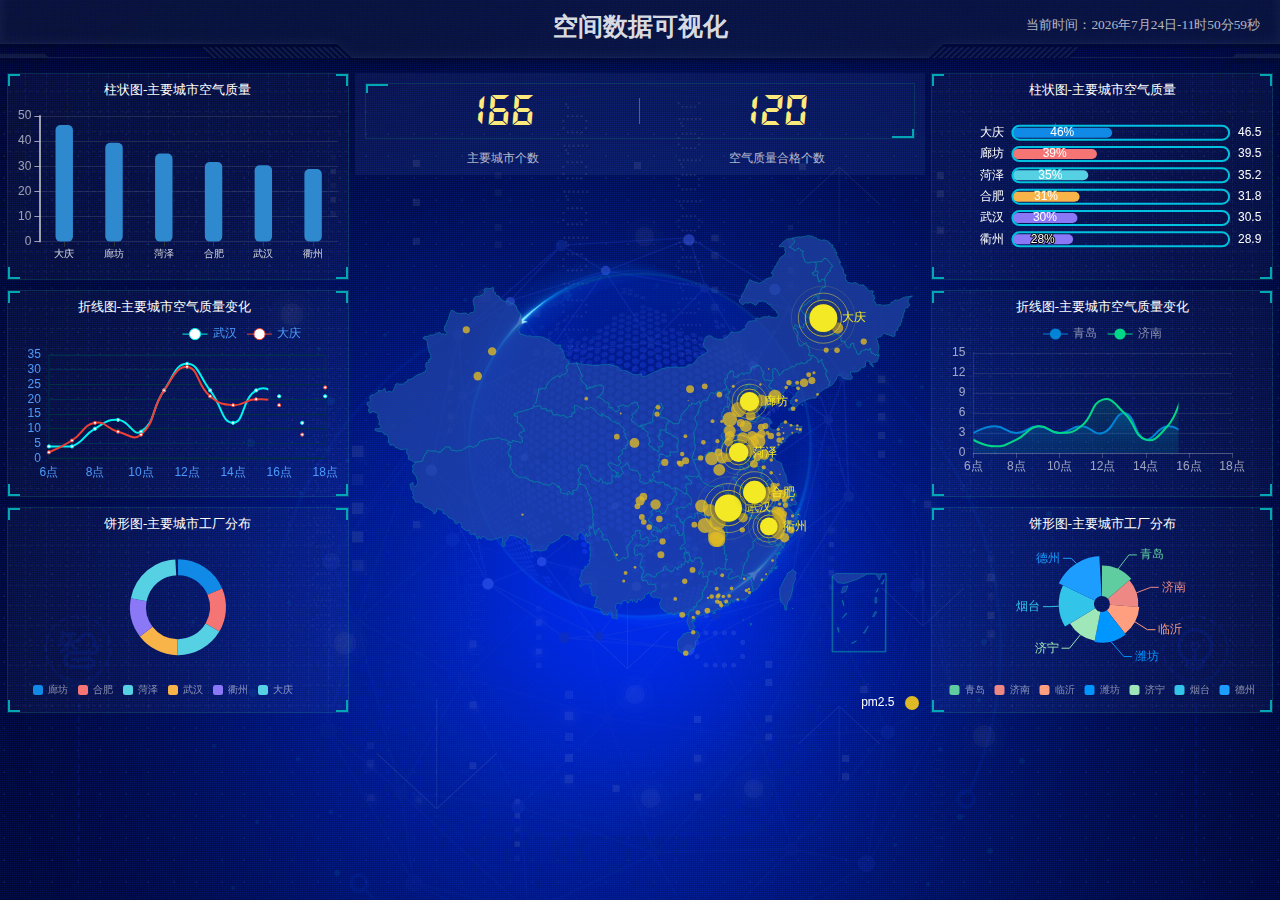
<file: index.html>
<!DOCTYPE html>
<html lang="en">
  <head>
    <meta charset="UTF-8" />
    <meta name="viewport" content="width=device-width, initial-scale=1.0" />
    <title>空间数据可视化</title>
    <link rel="stylesheet" href="css/index.css" />
  </head>
  <body>
    <!-- 头部 -->
    <header>
      <h1>空间数据可视化</h1>
      <div class="show-time"></div>
      <script>
        var t = null;
        t = setTimeout(time, 1000); //开始运行
        function time() {
          clearTimeout(t); //清除定时器
          dt = new Date();
          var y = dt.getFullYear();
          var mt = dt.getMonth() + 1;
          var day = dt.getDate();
          var h = dt.getHours(); //获取时
          var m = dt.getMinutes(); //获取分
          var s = dt.getSeconds(); //获取秒
          document.querySelector(".show-time").innerHTML =
            "当前时间：" +
            y +
            "年" +
            mt +
            "月" +
            day +
            "日-" +
            h +
            "时" +
            m +
            "分" +
            s +
            "秒";
          t = setTimeout(time, 1000); //设定定时器，循环运行
        }
      </script>
    </header>

    <!-- 页面主体 -->
    <section class="mainbox">
      <!-- 左侧盒子 -->
      <div class="column">
        <div class="panel bar">
          <h2>柱状图-主要城市空气质量</h2>
          <!-- 图表放置盒子 -->
          <div class="chart"></div>
          <!-- 伪元素绘制盒子下边角 -->
          <div class="panel-footer"></div>
        </div>
        <div class="panel line">
          <h2>折线图-主要城市空气质量变化
            <a class="a-active" href="javascript:;"></a>
            <a href="javascript:;"></a>
          </h2>
          <div class="chart"></div>
          <div class="panel-footer"></div>
        </div>
        <div class="panel pie">
          <h2>饼形图-主要城市工厂分布</h2>
          <div class="chart"></div>
          <div class="panel-footer"></div>
        </div>
      </div>
      <!-- 中间盒子 -->
      <div class="column">
        <!-- 头部 no模块 -->
        <div class="no">
          <div class="no-hd">
            <ul>
              <li>166</li>
              <li>120</li>
            </ul>
          </div>
          <div class="no-bd">
            <ul>
              <li>主要城市个数</li>
              <li>空气质量合格个数</li>
            </ul>
          </div>
        </div>
        <!-- map模块 -->
        <div class="map">
          <div class="map1"></div>
          <div class="map2"></div>
          <div class="map3"></div>
          <div class="chart"></div>
        </div>
      </div>
      <!-- 右侧盒子 -->
      <div class="column">
        <div class="panel bar2">
          <h2>柱状图-主要城市空气质量</h2>
          <div class="chart"></div>
          <div class="panel-footer"></div>
        </div>
        <div class="panel line2">
          <h2>折线图-主要城市空气质量变化</h2>
          <div class="chart"></div>
          <div class="panel-footer"></div>
        </div>
        <div class="panel pie2">
          <h2>饼形图-主要城市工厂分布</h2>
          <div class="chart"></div>
          <div class="panel-footer"></div>
        </div>
      </div>
    </section>

    <script src="js/flexible.js"></script>
    <script src="js/echarts.min.js"></script>
    <script src="js/jquery.js"></script>
    <!-- 引入china.js 完成地图模块 -->
    <script src="js/china.js"></script>
    <script src="js/index.js"></script>
  </body>
</html>
</file>
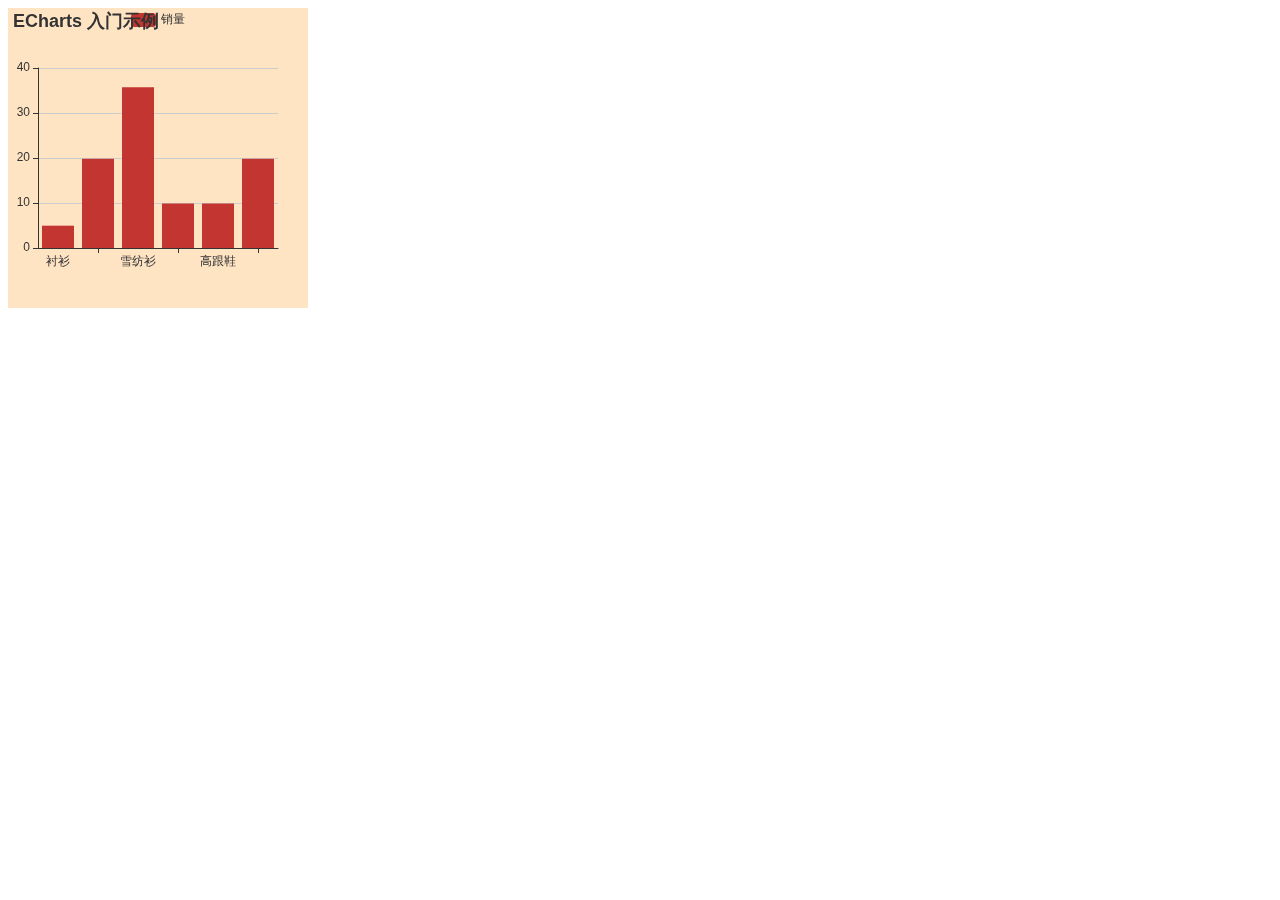
<file: ECharts使用步骤.html>
<!DOCTYPE html>
<html lang="en">
  <head>
    <meta charset="UTF-8" />
    <meta name="viewport" content="width=device-width, initial-scale=1.0" />
    <title>Document</title>

    <style>
      .box {
        width: 300px;
        height: 300px;
        background-color: bisque;
      }
    </style>
  </head>
  <body>
    <!-- 2_准备一个具有大小的盒子 -->
    <div class="box"></div>

    <!-- 1_引入echarts.js -->
    <script src="js/echarts.min.js"></script>

    <!-- 3_初始化 -->
    <script>
        // 初始化实例对象 echarts.init(dom容器)
        var myChart = echarts.init(document.querySelector(".box"));

        // 4_指定配置项option  和数据
        var option = {
            title: {
            text: "ECharts 入门示例",
            },
            tooltip: {},
            legend: {
            data: ["销量"],
            },
            xAxis: {
            data: ["衬衫", "羊毛衫", "雪纺衫", "裤子", "高跟鞋", "袜子"],
            },
            yAxis: {},
            series: [
            {
                name: "销量",
                type: "bar",
                data: [5, 20, 36, 10, 10, 20],
            },
            ],
        };

        // 5_将配置项设置给echarts实例对象
        myChart.setOption(option);
    </script>
  </body>
</html>
</file>
<file: css/index.css>
* {
    margin: 0;
    padding: 0;
    box-sizing: border-box;
  }
  li {
    list-style: none;
  }
  @font-face {
    font-family: electronicFont;
    src: url(../font/DS-DIGIT.TTF);
  }
  body {
    background: url(../images//bg.jpg) no-repeat top center;
    line-height: 1.15;
  }
  header {
    position: relative;
    height: 1.25rem;
    background: url(../images/head_bg.png) no-repeat;
    background-size: 100% 100%;
  }
  header h1 {
    font-size: 0.475rem;
    color: rgba(255, 255, 255, 0.87);
    text-align: center;
    line-height: 1rem;
  }
  header .show-time {
    position: absolute;
    top: 0;
    right: 0.375rem;
    line-height: 0.9375rem;
    color: rgba(255, 255, 255, 0.7);
    font-size: 0.25rem;
  }
  .mainbox {
    display: flex;
    min-width: 1024px;
    max-height: 1920px;
    margin: 0 auto;
    padding: 0.125rem 0.125rem 0;
  }
  .mainbox .column {
    flex: 3;
  }
  .mainbox .column:nth-child(2) {
    flex: 5;
    margin: 0 0.125rem 0.1875rem;
    overflow: hidden;
  }
  .mainbox .panel {
    position: relative;
    height: 3.875rem;
    padding: 0 0.1875rem 0.5rem;
    margin-bottom: 0.1875rem;
    border: 1px solid rgba(25, 186, 139, 0.17);
    background: url(../images/line.png) rgba(255, 255, 255, 0.03);
  }
  .mainbox .panel::before {
    position: absolute;
    top: 0;
    left: 0;
    width: 10px;
    height: 10px;
    border-left: 2px solid #02a6b5;
    border-top: 2px solid #02a6b5;
    content: '';
  }
  .mainbox .panel::after {
    position: absolute;
    top: 0;
    right: 0;
    width: 10px;
    height: 10px;
    border-right: 2px solid #02a6b5;
    border-top: 2px solid #02a6b5;
    content: '';
  }
  .mainbox .panel .panel-footer {
    position: absolute;
    bottom: 0;
    left: 0;
    width: 100%;
  }
  .mainbox .panel .panel-footer::before {
    position: absolute;
    bottom: 0;
    left: 0;
    width: 10px;
    height: 10px;
    border-left: 2px solid #02a6b5;
    border-bottom: 2px solid #02a6b5;
    content: '';
  }
  .mainbox .panel .panel-footer::after {
    position: absolute;
    bottom: 0;
    right: 0;
    width: 10px;
    height: 10px;
    border-right: 2px solid #02a6b5;
    border-bottom: 2px solid #02a6b5;
    content: '';
  }
  .mainbox .panel h2 {
    height: 0.6rem;
    color: #fff;
    line-height: 0.6rem;
    text-align: center;
    font-size: 0.25rem;
    font-weight: 400;
  }
  .mainbox .panel h2 a {
    color: #a7a7a7;
    text-decoration: none;
    margin: 0 0.125rem;
  }
  .mainbox .panel h2 .a-active {
    color: #fff;
  }
  .mainbox .panel .chart {
    height: 3rem;
  }
  .no {
    background-color: rgba(101, 132, 226, 0.1);
    padding: 0.1875rem;
  }
  .no .no-hd {
    position: relative;
    border: 1px solid rgba(25, 186, 139, 0.17);
  }
  .no .no-hd::before {
    position: absolute;
    top: 0;
    left: 0;
    width: 0.375rem;
    height: 0.125rem;
    border-top: 2px solid #02a6b5;
    border-left: 2px solid #02a6b5;
    content: '';
  }
  .no .no-hd::after {
    position: absolute;
    bottom: 0;
    right: 0;
    width: 0.375rem;
    height: 0.125rem;
    border-bottom: 2px solid #02a6b5;
    border-right: 2px solid #02a6b5;
    content: '';
  }
  .no .no-hd ul {
    display: flex;
  }
  .no .no-hd ul li {
    position: relative;
    flex: 1;
    line-height: 1rem;
    font-size: 0.875rem;
    color: #ffeb7b;
    text-align: center;
    font-family: electronicFont;
  }
  .no .no-hd ul li:first-child::after {
    content: '';
    position: absolute;
    top: 25%;
    right: 0;
    height: 50%;
    width: 1px;
    background-color: rgba(255, 255, 255, 0.3);
  }
  .no .no-bd ul {
    display: flex;
  }
  .no .no-bd ul li {
    flex: 1;
    text-align: center;
    color: rgba(255, 255, 255, 0.7);
    font-size: 0.225rem;
    height: 0.5rem;
    line-height: 0.5rem;
    padding-top: 0.125rem;
  }
  .map {
    position: relative;
    height: 10.125rem;
  }
  .map .map1 {
    width: 6.475rem;
    height: 6.475rem;
    position: absolute;
    top: 50%;
    left: 50%;
    transform: translate(-50%, -50%);
    background: url(../images/map.png);
    background-size: 100% 100%;
    opacity: 0.3;
  }
  .map .map2 {
    position: absolute;
    top: 50%;
    left: 50%;
    transform: translate(-50%, -50%);
    width: 8.0375rem;
    height: 8.0375rem;
    background: url(../images/lbx.png);
    background-size: 100% 100%;
    animation: rotate1 15s linear infinite;
    opacity: 0.6;
  }
  .map .map3 {
    position: absolute;
    top: 50%;
    left: 50%;
    transform: translate(-50%, -50%);
    width: 7.075rem;
    height: 7.075rem;
    background: url(../images/jt.png);
    background-size: 100% 100%;
    animation: rotate2 15s linear infinite;
  }
  .map .chart {
    position: absolute;
    top: 0;
    left: 0;
    height: 10.125rem;
    width: 100%;
  }
  @keyframes rotate1 {
    from {
      transform: translate(-50%, -50%) rotate(0deg);
    }
    to {
      transform: translate(-50%, -50%) rotate(360deg);
    }
  }
  @keyframes rotate2 {
    from {
      transform: translate(-50%, -50%) rotate(360deg);
    }
    to {
      transform: translate(-50%, -50%) rotate(0deg);
    }
  }
  /* 约束屏幕尺寸 */
  @media screen and (max-width: 1024px) {
    html {
      font-size: 42px !important;
    }
  }
  @media screen and (min-width: 1920px) {
    html {
      font-size: 80px !important;
    }
  }
</file>
